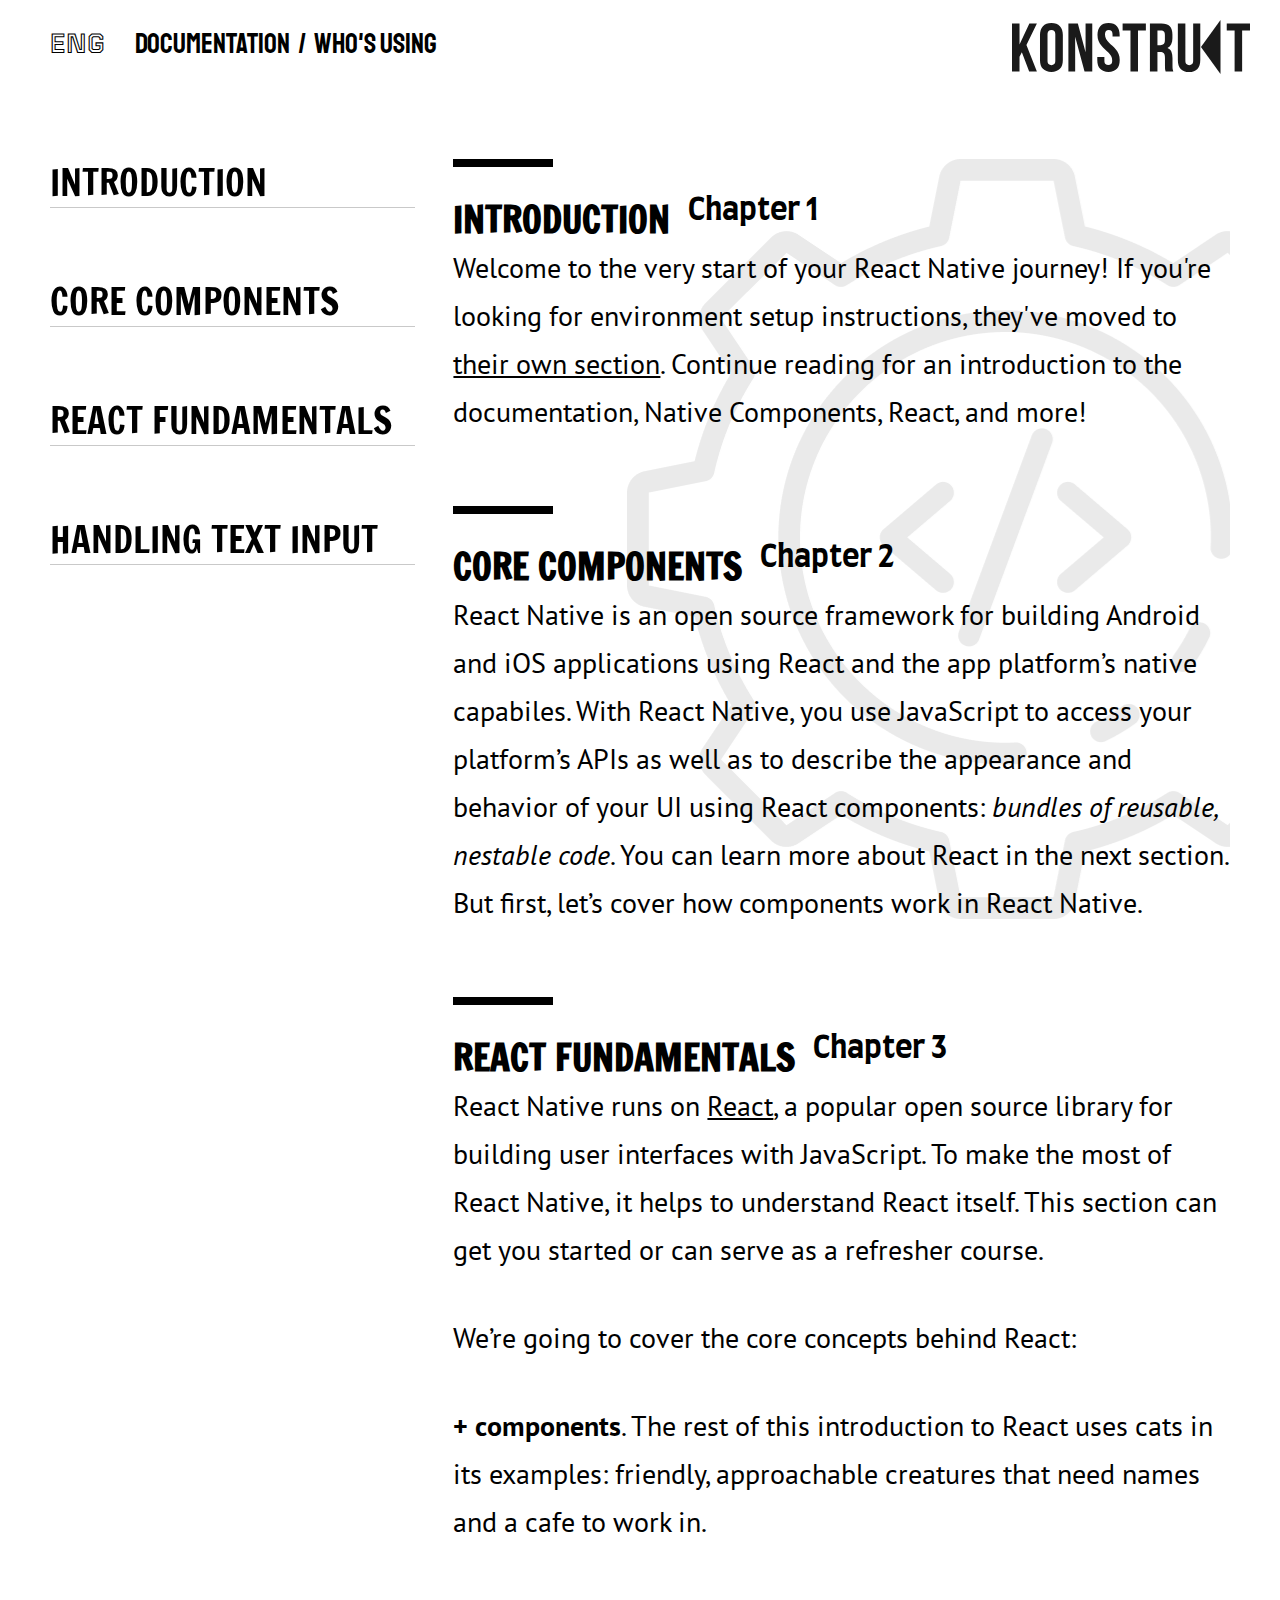
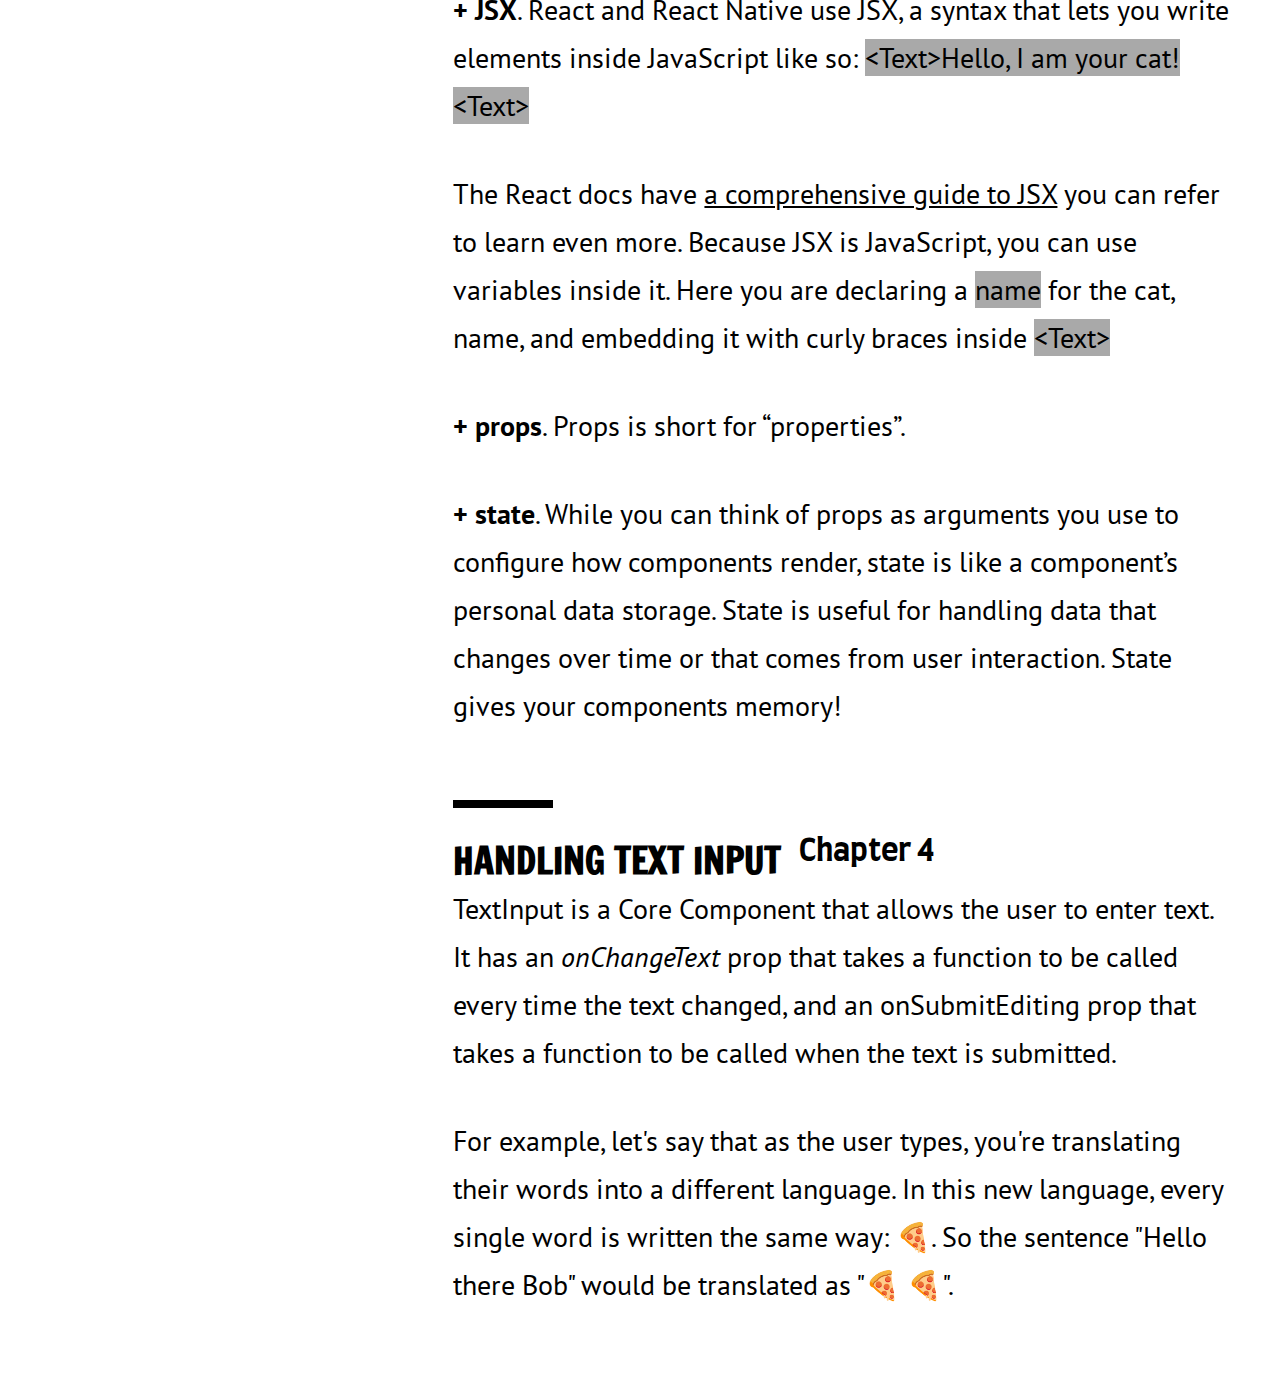
<file: index.html>
<!doctype html>
<html lang="en">
<head>
    <meta charset="UTF-8">
    <meta name="viewport"
          content="width=device-width, user-scalable=no, initial-scale=1.0, maximum-scale=1.0, minimum-scale=1.0">
    <meta http-equiv="X-UA-Compatible" content="ie=edge">
    <title>Documentation</title>
    <link rel="stylesheet" href="./styles/main.css">
    <link rel="stylesheet" href="./styles/index.css">
    <link rel="preconnect" href="https://fonts.googleapis.com">
    <link rel="preconnect" href="https://fonts.gstatic.com" crossorigin>
    <link href="https://fonts.googleapis.com/css2?family=Farro:wght@300&family=Francois+One&family=PT+Sans:wght@400;700&family=Roboto:wght@500&family=Staatliches&family=Tourney:wght@600&display=swap"
          rel="stylesheet">
</head>
<body>
<div class="wrapper">
    <header>
        <div class="header flex">
            <div class="header-content flex">
                <div class="header-lang">ENG</div>
                <div class="header-user"><a href="#" class="page-link">DOCUMENTATION</a> &nbsp;/ &nbsp;<a
                        href="./who_using.html" class="page-link">WHO'S USING</a></div>
            </div>
            <img src="./images/company-logo-black.svg" alt="" class="header-logo">
        </div>
    </header>
    <main>
        <div class="main flex">
            <section>
                <div class="sidebar">
                    <a href="#introduction" class="sidebar-link title">Introduction</a>
                    <a href="#components" class="sidebar-link title">Core components</a>
                    <a href="#react" class="sidebar-link title">React fundamentals</a>
                    <a href="#input" class="sidebar-link title">Handling text input</a>
                </div>
            </section>
            <article>
                <div class="chapter-1" id="introduction">
                    <div class="divider"></div>
                    <h2 class="title">Introduction &nbsp;<span class="sup-text title-sm">Chapter 1</span></h2>
                    <p>Welcome to the very start of your React Native journey! If you're looking for environment setup
                        instructions,
                        they've
                        moved to <a href="#" class="link">their own section</a>. Continue reading for an introduction to
                        the
                        documentation, Native
                        Components, React, and
                        more!</p>
                </div>
                <div class="chapter-2" id="components">
                    <div class="divider"></div>
                    <h2 class="title">core components &nbsp;<span class="sup-text title-sm">Chapter 2</span></h2>
                    <p>React Native is an open source framework for building Android and iOS applications using React
                        and
                        the
                        app
                        platform’s
                        native capabiles. With React Native, you use JavaScript to access your platform’s APIs as well
                        as to
                        describe
                        the
                        appearance and behavior of your UI using React components: <span
                                class="italic">bundles of reusable, nestable code</span>. You can learn more
                        about React in the next section. But first, let’s cover how components work in React Native.</p>
                </div>
                <div class="chapter-3" id="react">
                    <div class="divider"></div>
                    <h2 class="title">react fundamentals &nbsp;<span class="sup-text title-sm">Chapter 3</span></h2>
                    <p>React Native runs on <a href="#" class="link">React</a>, a popular open source library for
                        building
                        user
                        interfaces with
                        JavaScript. To make the
                        most of React Native, it helps to understand React itself. This section can get you started or
                        can
                        serve
                        as
                        a
                        refresher course.</p>
                    <p>We’re going to cover the core concepts behind React:</p>
                    <p><b>+ components</b>. The rest of this introduction to React uses cats in its examples:
                        friendly, approachable creatures that
                        need names and a cafe to work in.</p>
                    <p><b>+ JSX</b>. React and React Native use JSX, a syntax that lets you write elements inside
                        JavaScript like so:
                        <span class="bg-gray">&#60Text&#62Hello, I am your cat!&#60Text&#62</span>
                    </p>
                    <p>The React docs have <a href="#" class="link">a comprehensive guide to JSX</a> you can refer to
                        learn
                        even
                        more.
                        Because JSX is
                        JavaScript, you can
                        use variables inside it. Here you are declaring a <span class="bg-gray">name</span> for the cat,
                        name,
                        and
                        embedding
                        it with curly braces inside
                        <span class="bg-gray">&#60Text&#62</span>
                    </p>
                    <p><b>+ props</b>. Props is short for “properties”. </p>
                    <p><b>+ state</b>. While you can think of props as arguments you use to configure how
                        components
                        render, state is like a
                        component’s personal data storage. State is useful for handling data that changes over time or
                        that
                        comes
                        from
                        user
                        interaction. State gives your components memory!</p>
                </div>
                <div class="chapter-4" id="input">
                    <div class="divider"></div>
                    <h2 class="title">handling text input &nbsp;<span class="sup-text title-sm">Chapter 4</span></h2>
                    <p>TextInput is a Core Component that allows the user to enter text. It has an <span
                            class="italic">onChangeText</span>
                        prop that takes a function
                        to be called every time the text changed, and an onSubmitEditing prop that takes a function to
                        be
                        called
                        when
                        the
                        text is submitted.</p>
                    <p>For example, let's say that as the user types, you're translating their words into a different
                        language.
                        In
                        this
                        new
                        language, every single word is written the same way: 🍕. So the sentence "Hello there Bob" would
                        be
                        translated as
                        "🍕
                        🍕".</p>
                </div>
            </article>
        </div>
    </main>
</div>
</body>
</html>
</file>
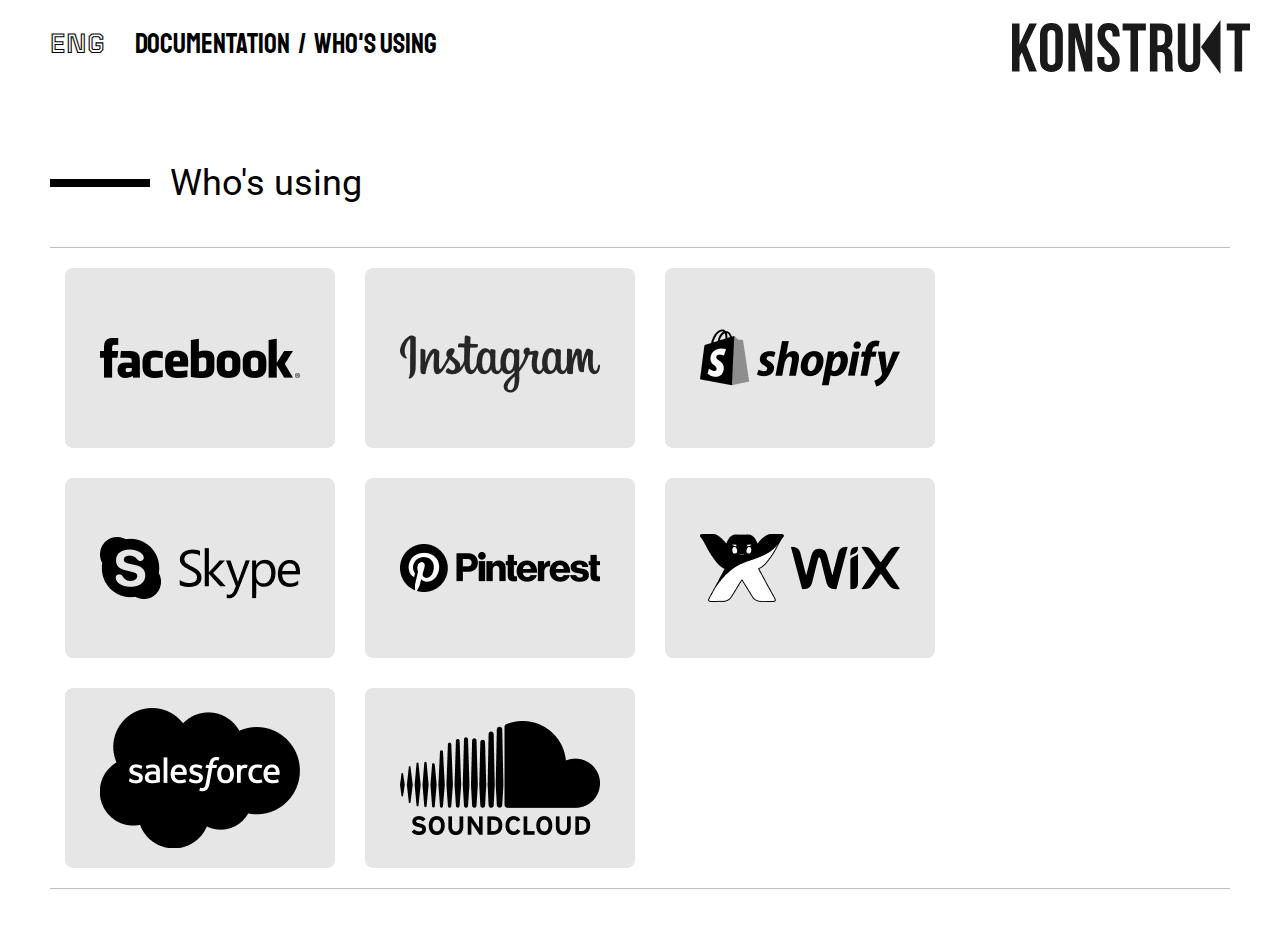
<file: who_using.html>
<!doctype html>
<html lang="en">
<head>
    <meta charset="UTF-8">
    <meta name="viewport"
          content="width=device-width, user-scalable=no, initial-scale=1.0, maximum-scale=1.0, minimum-scale=1.0">
    <meta http-equiv="X-UA-Compatible" content="ie=edge">
    <title>Who's using</title>
    <link rel="stylesheet" href="./styles/main.css">
    <link rel="stylesheet" href="./styles/who_using.css">
    <link rel="preconnect" href="https://fonts.googleapis.com">
    <link rel="preconnect" href="https://fonts.gstatic.com" crossorigin>
    <link href="https://fonts.googleapis.com/css2?family=Farro:wght@300&family=Francois+One&family=PT+Sans:wght@400;700&family=Roboto:wght@500&family=Staatliches&family=Tourney:wght@600&display=swap"
          rel="stylesheet">
</head>
<body>
<div class="wrapper">
    <header>
        <div class="header flex">
            <div class="header-content flex">
                <div class="header-lang">ENG</div>
                <div class="header-user"><a href="./index.html" class="page-link">DOCUMENTATION</a> &nbsp;/ &nbsp;<a
                        href="#" class="page-link">WHO'S USING</a></div>
            </div>
            <img src="./images/company-logo-black.svg" alt="" class="header-logo">
        </div>
    </header>
    <div class="who_using flex">
        <div class="who_using-divider"></div>
        <div class="who_using-text">Who's using</div>
    </div>
    <div class="cards flex">
        <div class="flip-card">
            <div class="flip-card-inner">
                <div class="flip-card-front">
                    <img src="./images/facebook-front.png" alt="facebook" class="card">
                </div>
                <div class="flip-card-back">
                    <img src="./images/facebook-back.png" alt="facebook" class="card">
                </div>
            </div>
        </div>
        <div class="flip-card">
            <div class="flip-card-inner">
                <div class="flip-card-front">
                    <img src="./images/instagram-front.png" alt="shopify" class="card">
                </div>
                <div class="flip-card-back">
                    <img src="./images/instagram-back.png" alt="shopify" class="card">
                </div>
            </div>
        </div>
        <div class="flip-card">
            <div class="flip-card-inner">
                <div class="flip-card-front">
                    <img src="./images/shopify-front.png" alt="shopify" class="card">
                </div>
                <div class="flip-card-back">
                    <img src="./images/shopify-back.png" alt="shopify" class="card">
                </div>
            </div>
        </div>
        <div class="flip-card">
            <div class="flip-card-inner">
                <div class="flip-card-front">
                    <img src="./images/skype-front.png" alt="skype" class="card">
                </div>
                <div class="flip-card-back">
                    <img src="./images/skype-back.png" alt="skype" class="card">
                </div>
            </div>
        </div>
        <div class="flip-card">
            <div class="flip-card-inner">
                <div class="flip-card-front">
                    <img src="./images/pinterest-front.png" alt="pinterest" class="card">
                </div>
                <div class="flip-card-back">
                    <img src="./images/pinterest-back.png" alt="pinterest" class="card">
                </div>
            </div>
        </div>
        <div class="flip-card">
            <div class="flip-card-inner">
                <div class="flip-card-front">
                    <img src="./images/wix-front.png" alt="wix" class="card">
                </div>
                <div class="flip-card-back">
                    <img src="./images/wix-back.png" alt="wix" class="card">
                </div>
            </div>
        </div>
        <div class="flip-card">
            <div class="flip-card-inner">
                <div class="flip-card-front">
                    <img src="./images/saleforce-front.png" alt="saleforce" class="card">
                </div>
                <div class="flip-card-back">
                    <img src="./images/saleforce-back.png" alt="saleforce" class="card">
                </div>
            </div>
        </div>
        <div class="flip-card">
            <div class="flip-card-inner">
                <div class="flip-card-front">
                    <img src="./images/soundcloud-front.png" alt="soundcloud" class="card">
                </div>
                <div class="flip-card-back">
                    <img src="./images/soundcloud-back.png" alt="soundcloud" class="card">
                </div>
            </div>
        </div>
    </div>
</div>
</body>
</html>
</file>
<file: styles/main.css>
html {
    font-size: 62.5%;
}

* {
    box-sizing: border-box;
    padding: 0;
    margin: 0;
}

body {
    padding: 0 50px 0 50px;
    font-family: 'PT Sans', sans-serif;
    font-size: 2.8rem;
    line-height: 4.8rem;
}

.flex {
    display: flex;
}

.wrapper {
    max-width: 1200px;
    margin: 0 auto;
    padding-bottom: 50px;
}

.header {
    justify-content: space-between;
    padding: 20px 0 85px 0;
    position: fixed;
    background-color: white;
    width: 100%;
    max-width: 1200px;
}

.header-lang {
    font-family: 'Tourney', cursive;
    padding-right: 30px;
}

.header-user {
    font-family: 'Staatliches', cursive;
}

.page-link {
    text-decoration: none;
    color: black;
}
</file>
<file: styles/index.css>
.main {
    gap: 38px;
    justify-content: space-between;
    padding-top: 159px;
}

section {
    width: 32%;
    position: sticky;
    top: 159px;
    align-self: flex-start;
}

article {
    width: 68%;
    background: url("../images/bg-picture.png") no-repeat fixed;
    background-position-x: 49vw;
    background-position-y: 159px;
}

.sidebar-link {
    text-decoration: none;
    color: black;
    display: block;
    border-bottom: 1px solid #C9C9C9;
    margin-bottom: 70px;
    /*padding-top: 0;*/
}

.chapter-1, .chapter-2, .chapter-3 {
    padding-bottom: 30px;
}

.divider {
    width: 100px;
    height: 8px;
    background-color: black;
    margin-bottom: 20px;
}

.title {
    font-family: 'Francois One', sans-serif;
    text-transform: uppercase;
    font-size: 3.6rem;
}

.title-sm {
    font-family: 'Farro', sans-serif;
    font-size: 3rem;
    text-transform: none;
}

.sup-text {
    vertical-align: super;
}

p {
    padding-bottom: 40px;
}

.bg-gray {
    background-color: darkgray;
}

.italic {
    font-style: italic;
}

.link {
    color: black;
}
</file>
<file: styles/who_using.css>
.who_using {
    font-family: 'Roboto', sans-serif;
    font-size: 3.6rem;
    gap: 20px;
    padding-top: 159px;
    padding-bottom: 40px;
}

.who_using-divider {
    width: 100px;
    height: 8px;
    background-color: black;
    align-self: center;
}

.cards {
    max-width: 1200px;
    flex-wrap: wrap;
    gap: 30px;
    padding: 20px 15px;
    margin: 0 auto;
    border-top: 1px solid #BFBFBF;
    border-bottom: 1px solid #BFBFBF;
}

.flip-card {
    background-color: transparent;
    width: 270px;
    height: 180px;
    perspective: 1000px;
}

.flip-card-inner {
    position: relative;
    width: 100%;
    height: 100%;
    transition: transform 0.8s;
    transform-style: preserve-3d;
}

.flip-card:hover .flip-card-inner {
    transform: rotateX(180deg);
}

.flip-card-front, .flip-card-back {
    position: absolute;
    width: 100%;
    height: 100%;
    -webkit-backface-visibility: hidden;
    backface-visibility: hidden;
}

.flip-card-back {
    transform: rotateX(180deg);
}
</file>
